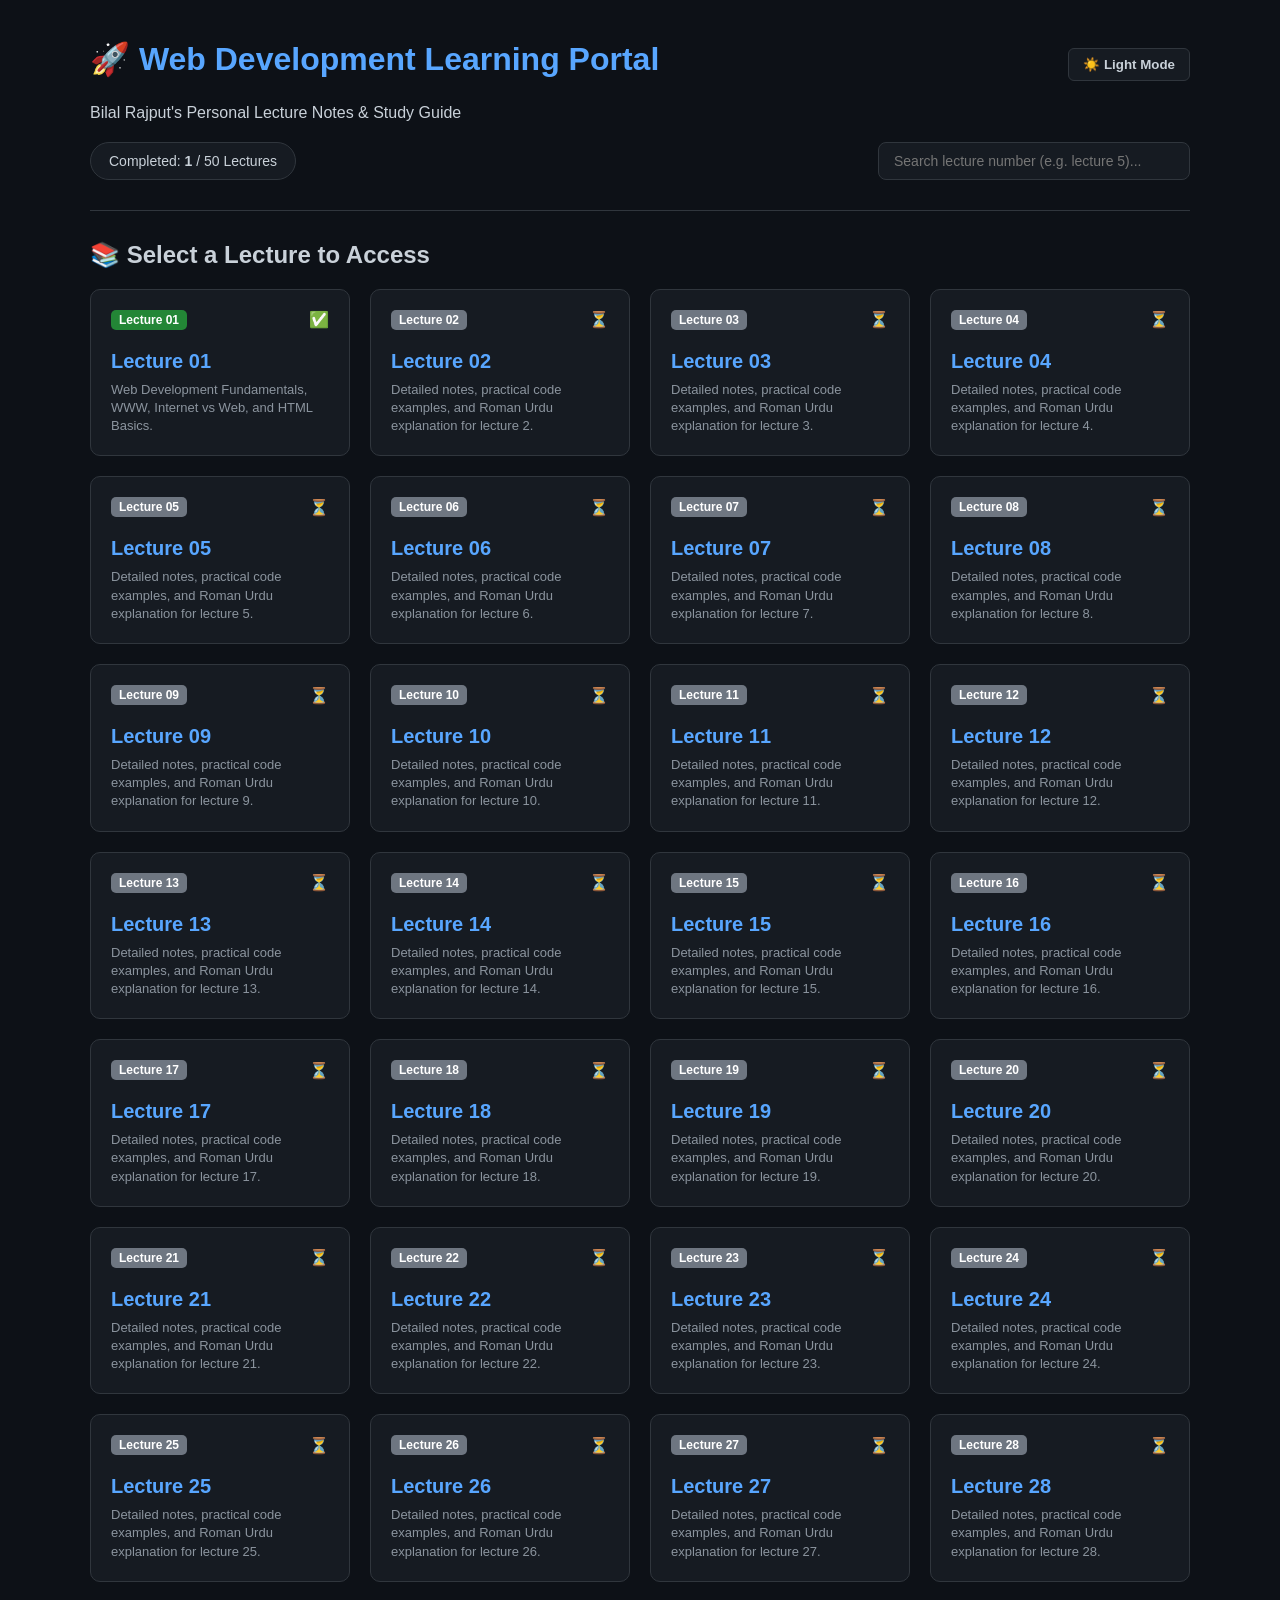
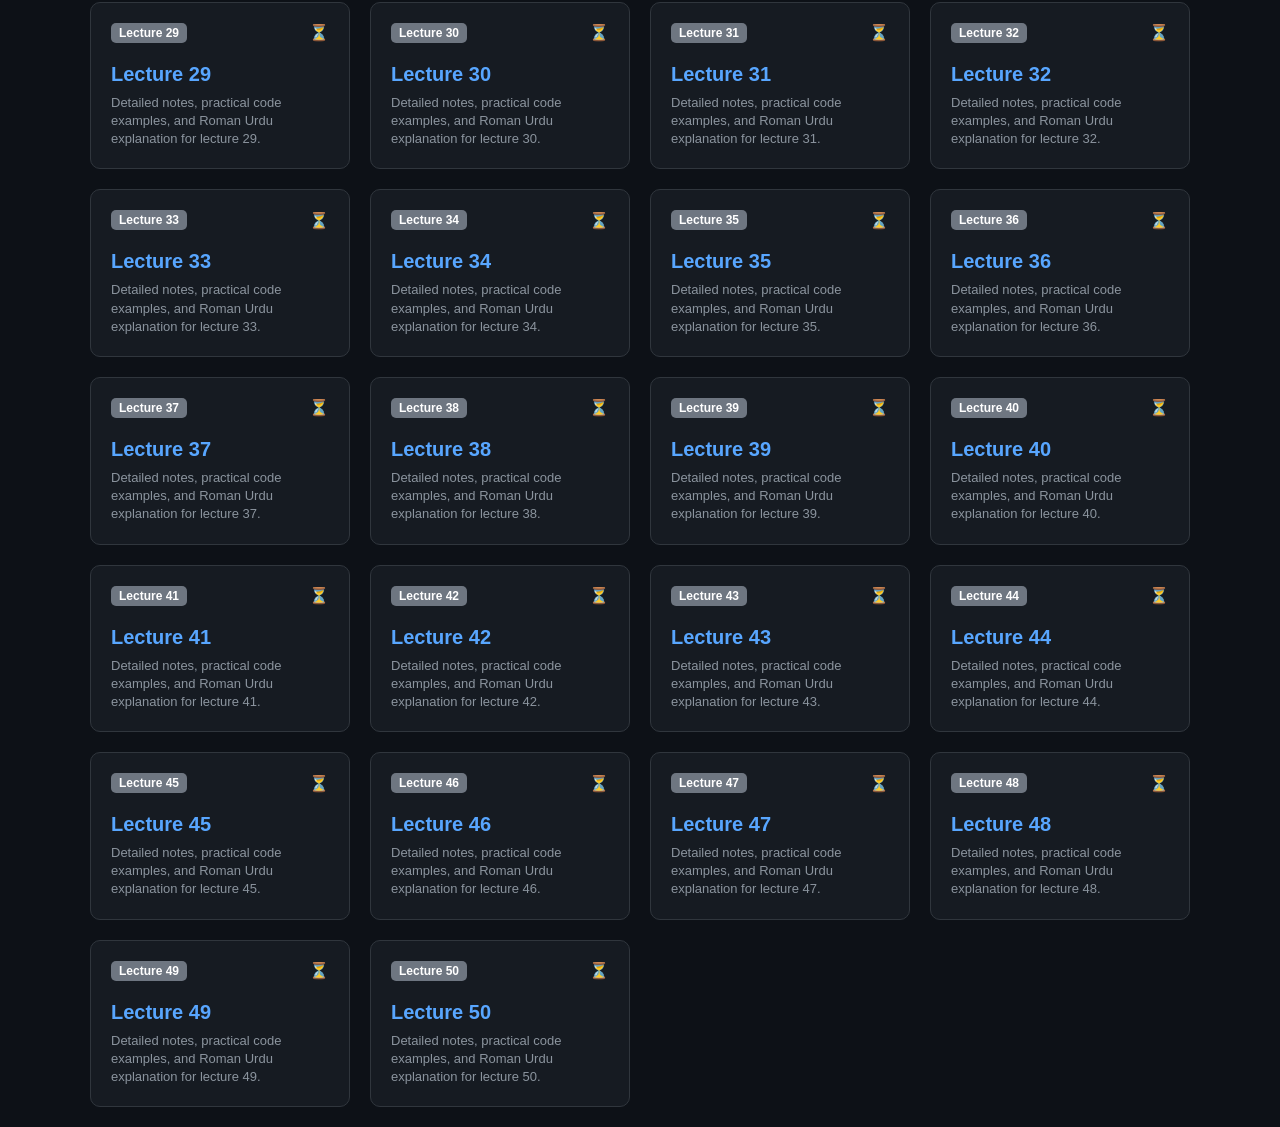
<file: index.html>
<!DOCTYPE html>
<html lang="en" data-theme="dark">
<head>
    <meta charset="UTF-8">
    <meta name="viewport" content="width=device-width, initial-scale=1.0">
    <title>Web Development Course Portal - Bilal Rajput</title>
    <link rel="stylesheet" href="style.css">
</head>
<body>

<div class="container">
    <header>
        <div class="header-top">
            <h1>🚀 Web Development Learning Portal</h1>
            <button class="theme-toggle" id="themeToggleBtn">☀️ Light Mode</button>
        </div>
        <p>Bilal Rajput's Personal Lecture Notes & Study Guide</p>
        
        <div class="controls-bar">
            <div class="stats">
                Completed: <strong id="completedCount">1</strong> / 50 Lectures
            </div>
            <div class="search-box">
                <input type="text" id="searchInput" placeholder="Search lecture number (e.g. lecture 5)...">
            </div>
        </div>
    </header>

    <main>
        <h2>📚 Select a Lecture to Access</h2>
        <div class="lecture-grid" id="lectureGrid">
            
            <!-- Lecture 01 (Active) -->
            <a href="lec-1.html" class="card" data-title="lecture 1 web fundamentals html basics">
                <div class="card-header">
                    <span class="card-tag completed">Lecture 01</span>
                    <span class="status-icon">✅</span>
                </div>
                <h3>Lecture 01</h3>
                <p>Web Development Fundamentals, WWW, Internet vs Web, and HTML Basics.</p>
            </a>

            <!-- Lectures 02 to 50 Generated Automatically via HTML Links -->
            <script>
                for (let i = 2; i <= 50; i++) {
                    let numStr = i < 10 ? '0' + i : i;
                    document.write(`
                        <a href="lec-${i}.html" class="card upcoming-card" data-title="lecture ${i}" data-lecture-name="Lecture ${numStr}">
                            <div class="card-header">
                                <span class="card-tag upcoming">Lecture ${numStr}</span>
                                <span class="status-icon">⏳</span>
                            </div>
                            <h3>Lecture ${numStr}</h3>
                            <p>Detailed notes, practical code examples, and Roman Urdu explanation for lecture ${i}.</p>
                        </a>
                    `);
                }
            </script>

        </div>
    </main>
</div>

<script src="script.js"></script>
</body>
</html>
</file>
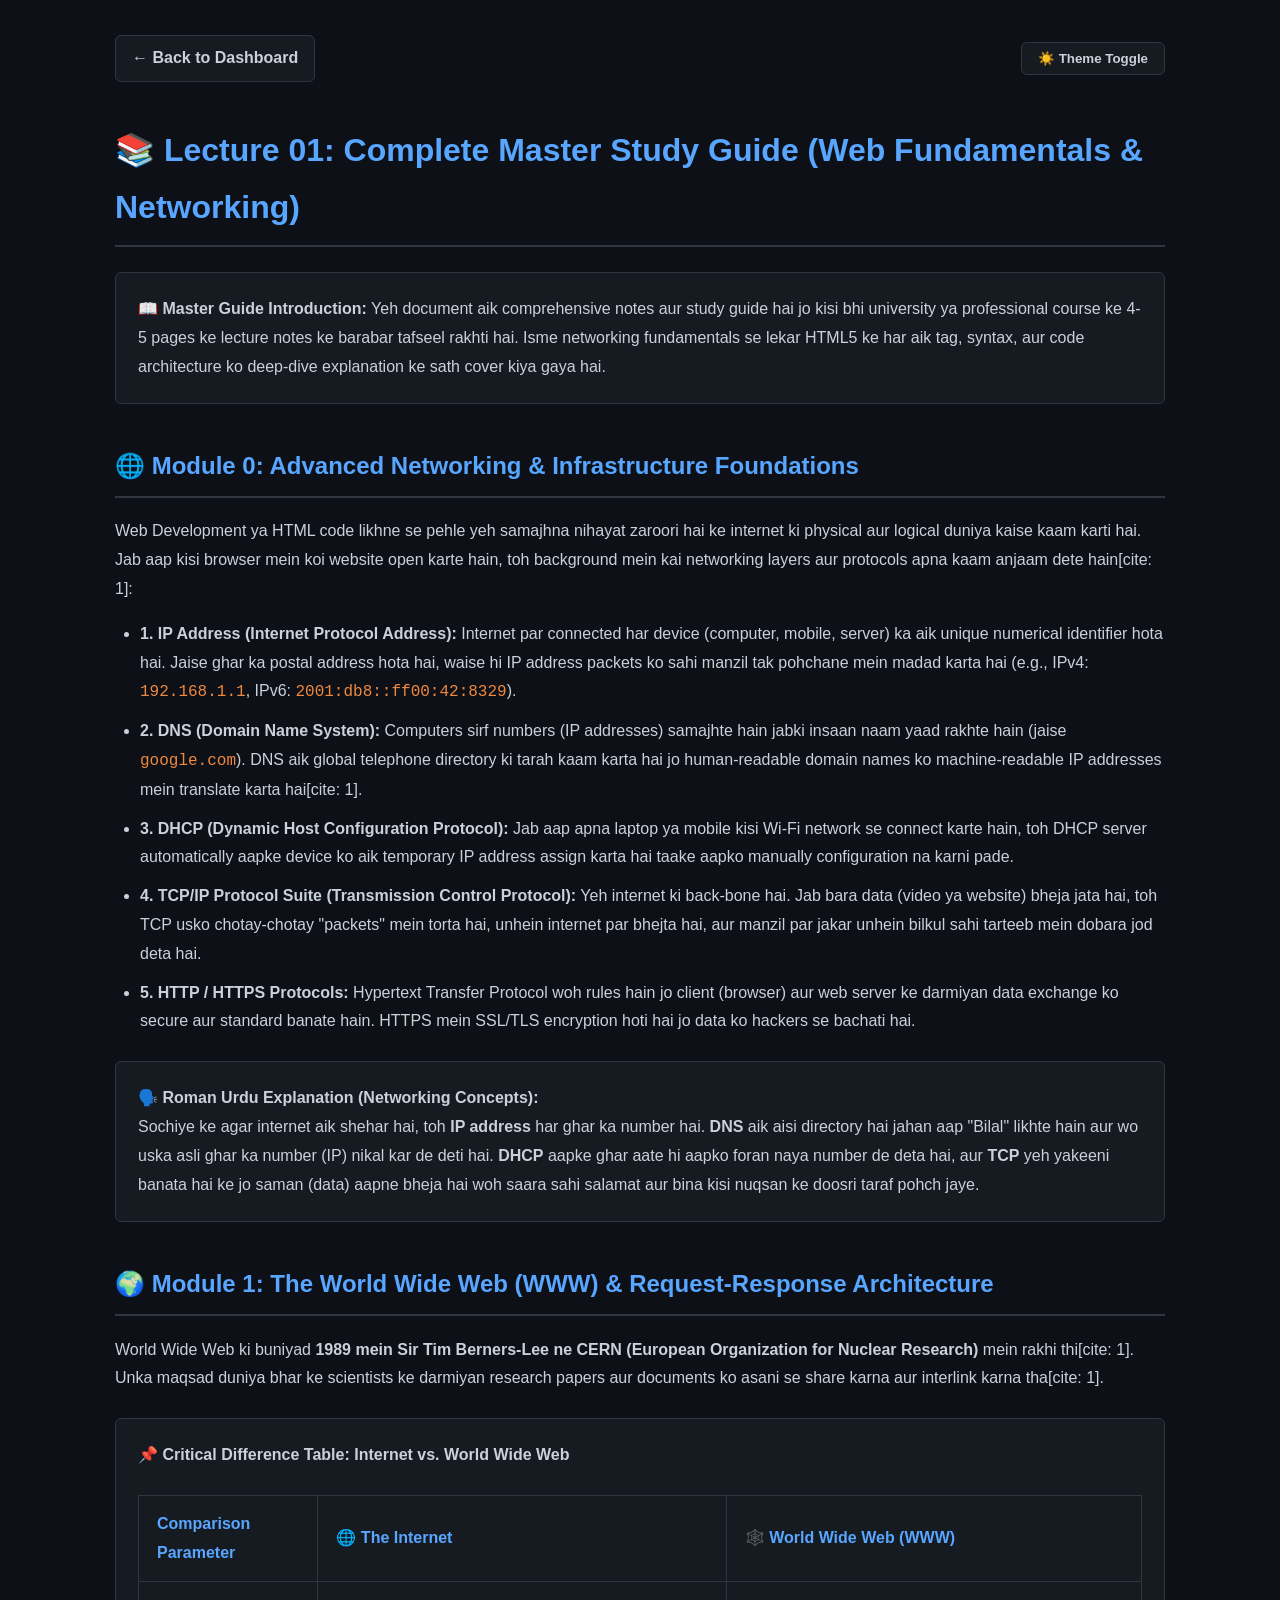
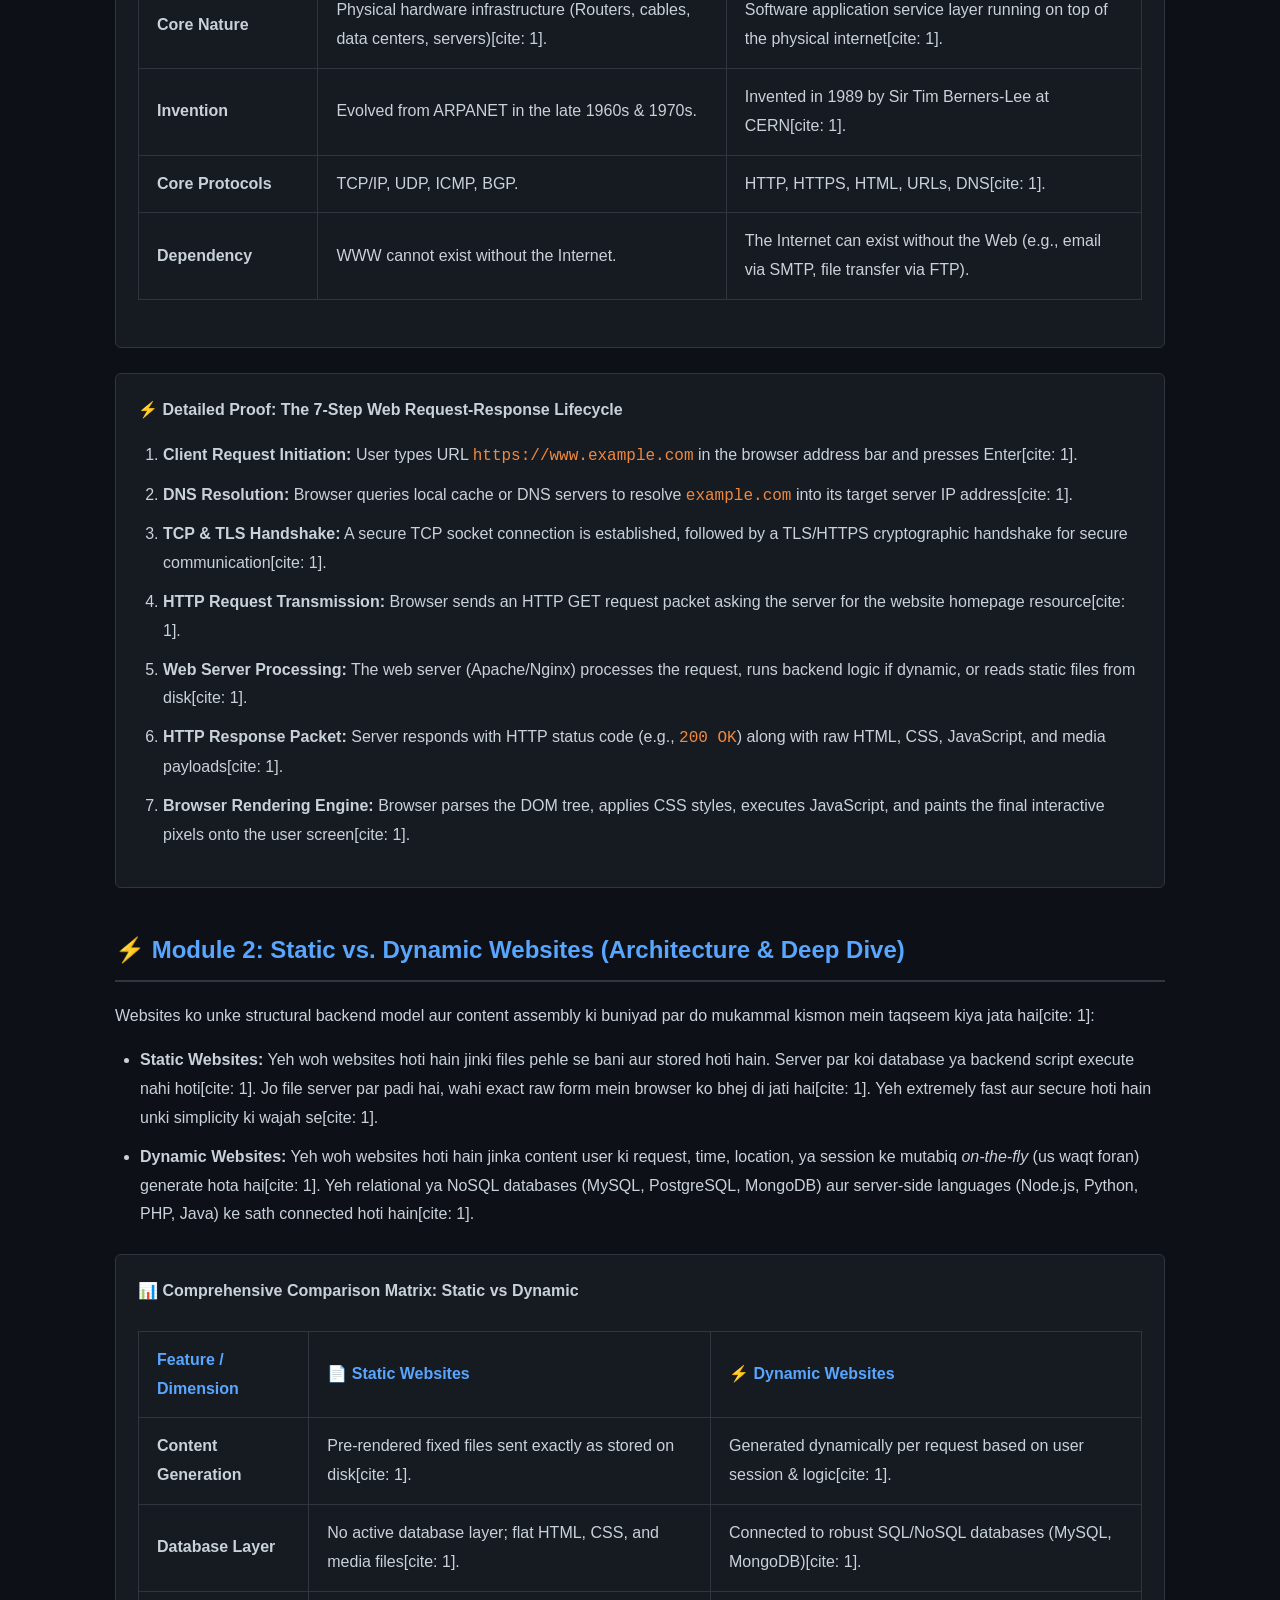
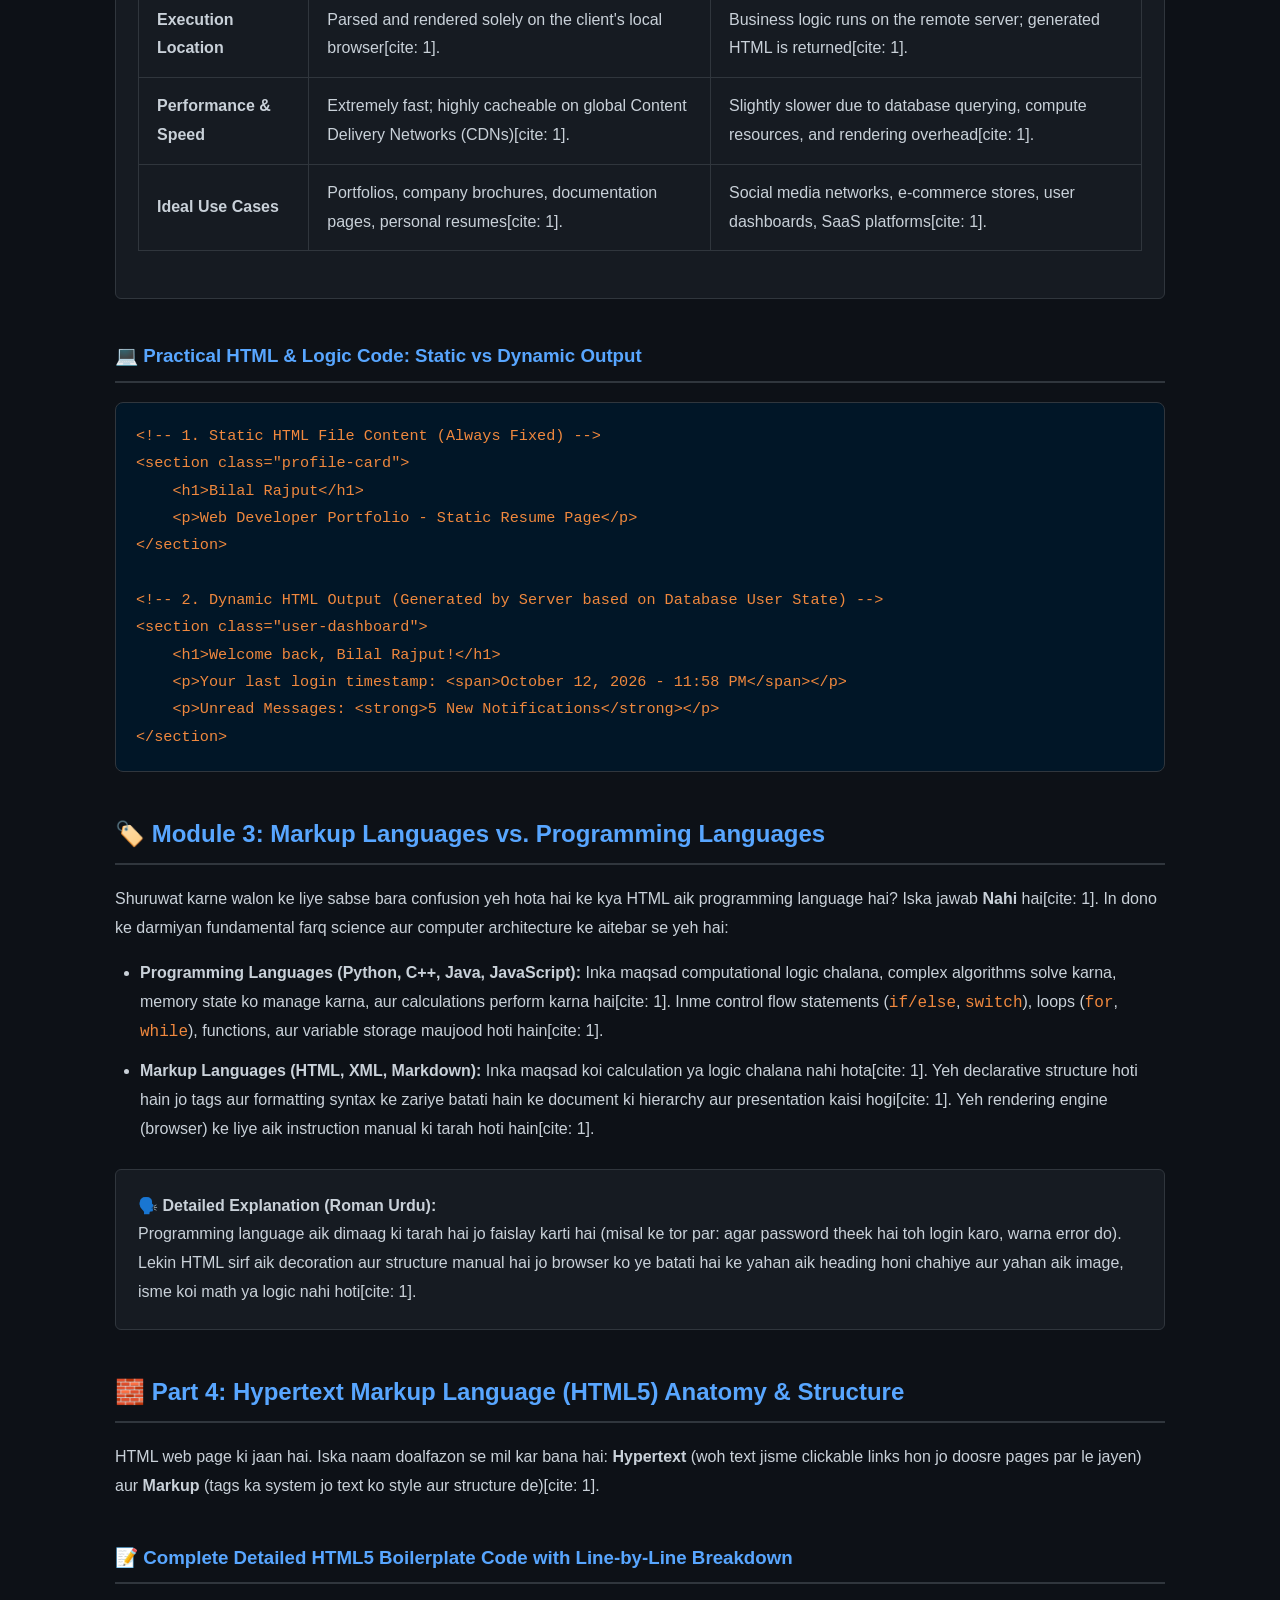
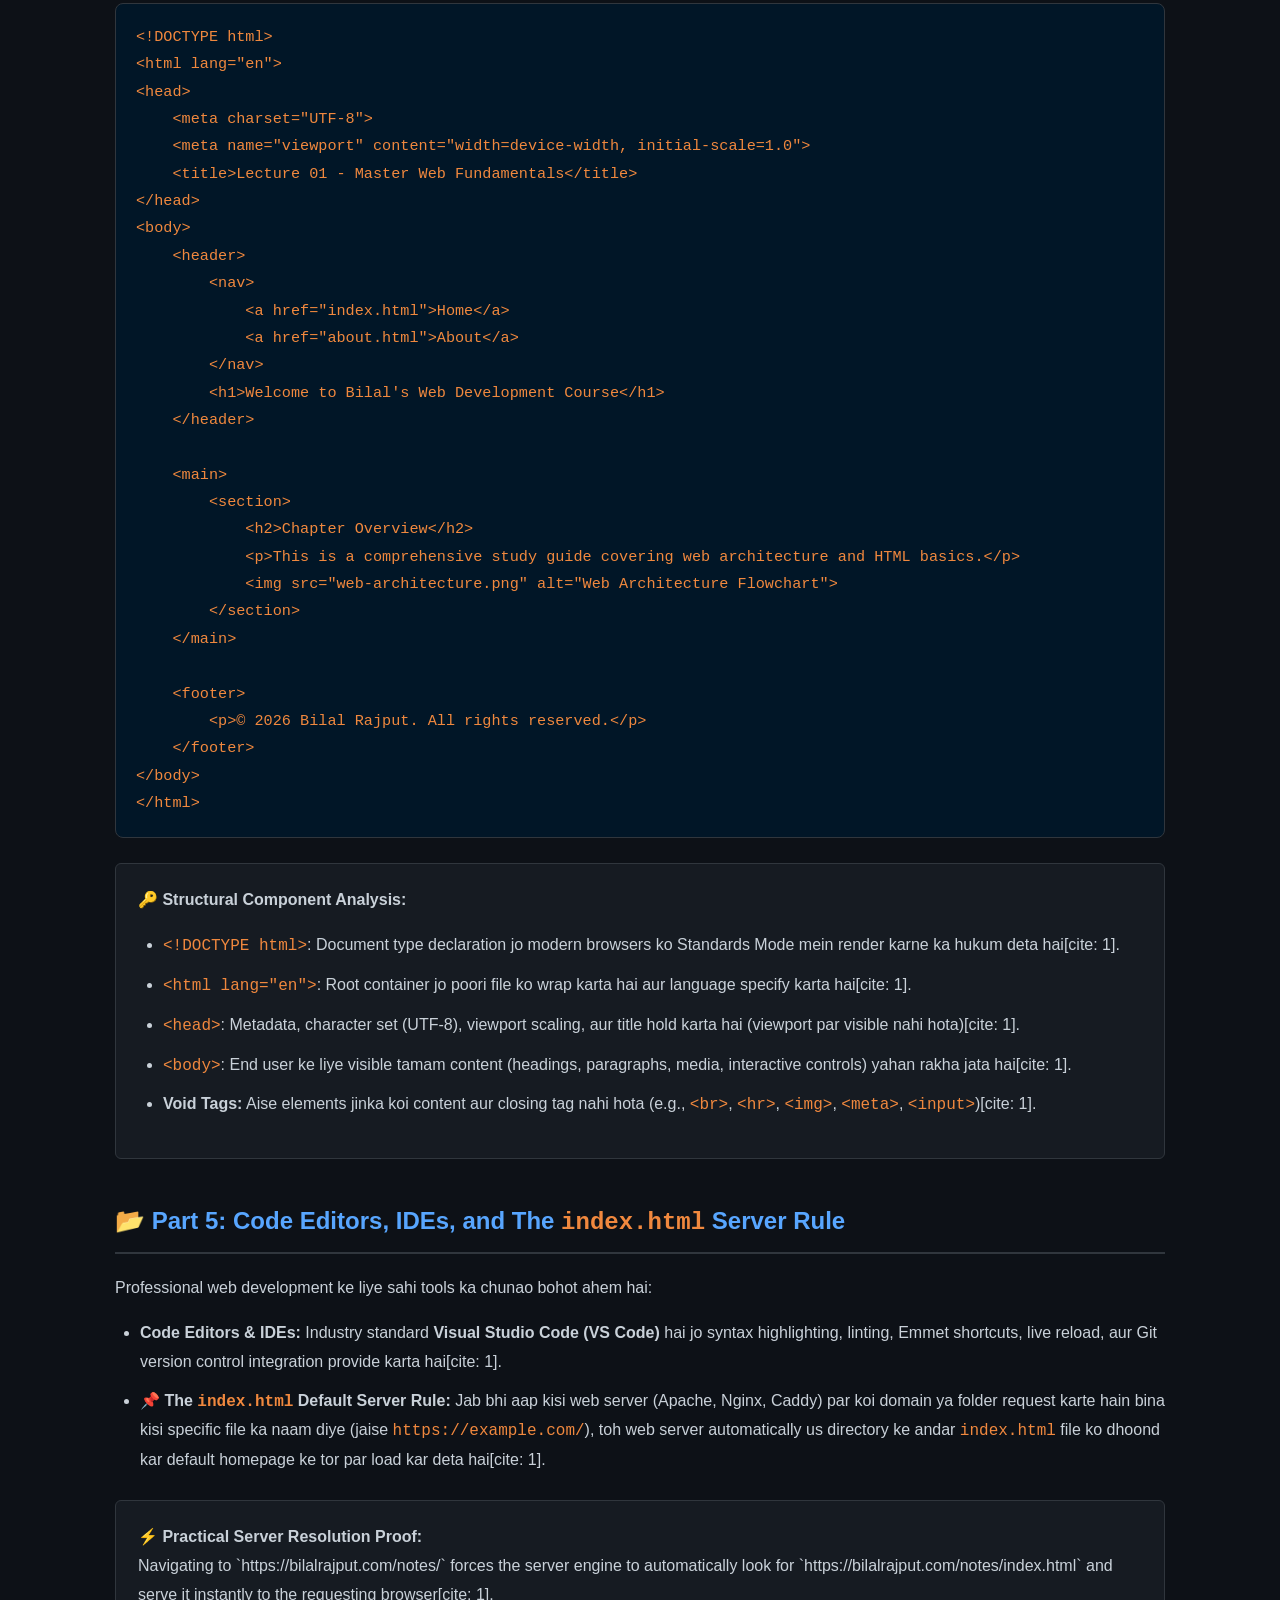
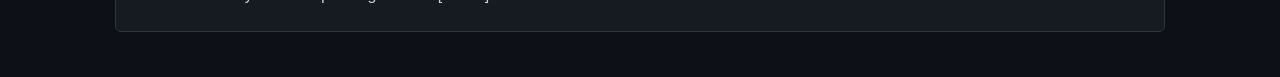
<file: lec-1.html>
<!DOCTYPE html>
<html lang="en" data-theme="dark">
<head>
    <meta charset="UTF-8">
    <meta name="viewport" content="width=device-width, initial-scale=1.0">
    <title>Lecture 01 - Master Comprehensive Study Guide (4-5 Pages Detailed)</title>
    <link rel="stylesheet" href="style.css">
    <style>
        body { max-width: 1050px; margin: 0 auto; padding: 35px; font-family: 'Segoe UI', Tahoma, Geneva, Verdana, sans-serif; line-height: 1.8; }
        .top-nav { display: flex; justify-content: space-between; margin-bottom: 25px; align-items: center; }
        .back-btn { padding: 8px 16px; background: var(--card-bg); border: 1px solid var(--border-color); border-radius: 6px; color: var(--text-color); font-weight: bold; text-decoration: none; }
        h1, h2, h3, h4 { color: var(--accent-color); border-bottom: 2px solid var(--border-color); padding-bottom: 8px; margin-top: 40px; }
        .highlight-box { background-color: var(--card-bg); border-left: 6px solid var(--accent-color); padding: 22px; margin: 25px 0; border-radius: 6px; border: 1px solid var(--border-color); }
        .urdu-box { background-color: var(--card-bg); border-left: 6px solid #238636; padding: 22px; margin: 25px 0; border-radius: 6px; border: 1px solid var(--border-color); }
        .proof-box { background-color: var(--card-bg); border-left: 6px solid #d29922; padding: 22px; margin: 25px 0; border-radius: 6px; border: 1px solid var(--border-color); }
        pre { background-color: #011627; color: #e6edf3; padding: 20px; border-radius: 8px; overflow-x: auto; border: 1px solid var(--border-color); font-family: Consolas, monospace; font-size: 0.95rem; }
        code { color: #f0883e; font-family: Consolas, monospace; }
        table { width: 100%; border-collapse: collapse; margin: 25px 0; }
        th, td { padding: 14px 18px; border: 1px solid var(--border-color); text-align: left; }
        th { background-color: var(--card-bg); color: var(--accent-color); }
        ul, ol { padding-left: 25px; }
        li { margin-bottom: 10px; }
    </style>
</head>
<body>

<div class="top-nav">
    <a href="index.html" class="back-btn">← Back to Dashboard</a>
    <button onclick="toggleTheme()" class="back-btn" id="themeBtn">☀️ Theme Toggle</button>
</div>

<h1>📚 Lecture 01: Complete Master Study Guide (Web Fundamentals & Networking)</h1>

<div class="highlight-box">
    <strong>📖 Master Guide Introduction:</strong> Yeh document aik comprehensive notes aur study guide hai jo kisi bhi university ya professional course ke 4-5 pages ke lecture notes ke barabar tafseel rakhti hai. Isme networking fundamentals se lekar HTML5 ke har aik tag, syntax, aur code architecture ko deep-dive explanation ke sath cover kiya gaya hai.
</div>


<!-- ================= MODULE 0: NETWORKING BASICS ================= -->
<h2>🌐 Module 0: Advanced Networking & Infrastructure Foundations</h2>
<p>Web Development ya HTML code likhne se pehle yeh samajhna nihayat zaroori hai ke internet ki physical aur logical duniya kaise kaam karti hai. Jab aap kisi browser mein koi website open karte hain, toh background mein kai networking layers aur protocols apna kaam anjaam dete hain[cite: 1]:</p>

<ul>
    <li><strong>1. IP Address (Internet Protocol Address):</strong> Internet par connected har device (computer, mobile, server) ka aik unique numerical identifier hota hai. Jaise ghar ka postal address hota hai, waise hi IP address packets ko sahi manzil tak pohchane mein madad karta hai (e.g., IPv4: <code>192.168.1.1</code>, IPv6: <code>2001:db8::ff00:42:8329</code>).</li>
    <li><strong>2. DNS (Domain Name System):</strong> Computers sirf numbers (IP addresses) samajhte hain jabki insaan naam yaad rakhte hain (jaise <code>google.com</code>). DNS aik global telephone directory ki tarah kaam karta hai jo human-readable domain names ko machine-readable IP addresses mein translate karta hai[cite: 1].</li>
    <li><strong>3. DHCP (Dynamic Host Configuration Protocol):</strong> Jab aap apna laptop ya mobile kisi Wi-Fi network se connect karte hain, toh DHCP server automatically aapke device ko aik temporary IP address assign karta hai taake aapko manually configuration na karni pade.</li>
    <li><strong>4. TCP/IP Protocol Suite (Transmission Control Protocol):</strong> Yeh internet ki back-bone hai. Jab bara data (video ya website) bheja jata hai, toh TCP usko chotay-chotay "packets" mein torta hai, unhein internet par bhejta hai, aur manzil par jakar unhein bilkul sahi tarteeb mein dobara jod deta hai.</li>
    <li><strong>5. HTTP / HTTPS Protocols:</strong> Hypertext Transfer Protocol woh rules hain jo client (browser) aur web server ke darmiyan data exchange ko secure aur standard banate hain. HTTPS mein SSL/TLS encryption hoti hai jo data ko hackers se bachati hai.</li>
</ul>

<div class="urdu-box">
    <strong>🗣️ Roman Urdu Explanation (Networking Concepts):</strong><br>
    Sochiye ke agar internet aik shehar hai, toh <strong>IP address</strong> har ghar ka number hai. <strong>DNS</strong> aik aisi directory hai jahan aap "Bilal" likhte hain aur wo uska asli ghar ka number (IP) nikal kar de deti hai. <strong>DHCP</strong> aapke ghar aate hi aapko foran naya number de deta hai, aur <strong>TCP</strong> yeh yakeeni banata hai ke jo saman (data) aapne bheja hai woh saara sahi salamat aur bina kisi nuqsan ke doosri taraf pohch jaye.
</div>


<!-- ================= MODULE 1: WWW & ARCHITECTURE ================= -->
<h2>🌍 Module 1: The World Wide Web (WWW) & Request-Response Architecture</h2>
<p>World Wide Web ki buniyad <strong>1989 mein Sir Tim Berners-Lee ne CERN (European Organization for Nuclear Research)</strong> mein rakhi thi[cite: 1]. Unka maqsad duniya bhar ke scientists ke darmiyan research papers aur documents ko asani se share karna aur interlink karna tha[cite: 1].</p>

<div class="highlight-box">
    <strong>📌 Critical Difference Table: Internet vs. World Wide Web</strong>
    <table>
        <tr>
            <th>Comparison Parameter</th>
            <th>🌐 The Internet</th>
            <th>🕸️ World Wide Web (WWW)</th>
        </tr>
        <tr>
            <td><strong>Core Nature</strong></td>
            <td>Physical hardware infrastructure (Routers, cables, data centers, servers)[cite: 1].</td>
            <td>Software application service layer running on top of the physical internet[cite: 1].</td>
        </tr>
        <tr>
            <td><strong>Invention</strong></td>
            <td>Evolved from ARPANET in the late 1960s & 1970s.</td>
            <td>Invented in 1989 by Sir Tim Berners-Lee at CERN[cite: 1].</td>
        </tr>
        <tr>
            <td><strong>Core Protocols</strong></td>
            <td>TCP/IP, UDP, ICMP, BGP.</td>
            <td>HTTP, HTTPS, HTML, URLs, DNS[cite: 1].</td>
        </tr>
        <tr>
            <td><strong>Dependency</strong></td>
            <td>WWW cannot exist without the Internet.</td>
            <td>The Internet can exist without the Web (e.g., email via SMTP, file transfer via FTP).</td>
        </tr>
    </table>
</div>

<div class="proof-box">
    <strong>⚡ Detailed Proof: The 7-Step Web Request-Response Lifecycle</strong>
    <ol>
        <li><strong>Client Request Initiation:</strong> User types URL <code>https://www.example.com</code> in the browser address bar and presses Enter[cite: 1].</li>
        <li><strong>DNS Resolution:</strong> Browser queries local cache or DNS servers to resolve <code>example.com</code> into its target server IP address[cite: 1].</li>
        <li><strong>TCP & TLS Handshake:</strong> A secure TCP socket connection is established, followed by a TLS/HTTPS cryptographic handshake for secure communication[cite: 1].</li>
        <li><strong>HTTP Request Transmission:</strong> Browser sends an HTTP GET request packet asking the server for the website homepage resource[cite: 1].</li>
        <li><strong>Web Server Processing:</strong> The web server (Apache/Nginx) processes the request, runs backend logic if dynamic, or reads static files from disk[cite: 1].</li>
        <li><strong>HTTP Response Packet:</strong> Server responds with HTTP status code (e.g., <code>200 OK</code>) along with raw HTML, CSS, JavaScript, and media payloads[cite: 1].</li>
        <li><strong>Browser Rendering Engine:</strong> Browser parses the DOM tree, applies CSS styles, executes JavaScript, and paints the final interactive pixels onto the user screen[cite: 1].</li>
    </ol>
</div>


<!-- ================= MODULE 2: STATIC VS DYNAMIC ================= -->
<h2>⚡ Module 2: Static vs. Dynamic Websites (Architecture & Deep Dive)</h2>
<p>Websites ko unke structural backend model aur content assembly ki buniyad par do mukammal kismon mein taqseem kiya jata hai[cite: 1]:</p>

<ul>
    <li><strong>Static Websites:</strong> Yeh woh websites hoti hain jinki files pehle se bani aur stored hoti hain. Server par koi database ya backend script execute nahi hoti[cite: 1]. Jo file server par padi hai, wahi exact raw form mein browser ko bhej di jati hai[cite: 1]. Yeh extremely fast aur secure hoti hain unki simplicity ki wajah se[cite: 1].</li>
    <li><strong>Dynamic Websites:</strong> Yeh woh websites hoti hain jinka content user ki request, time, location, ya session ke mutabiq <em>on-the-fly</em> (us waqt foran) generate hota hai[cite: 1]. Yeh relational ya NoSQL databases (MySQL, PostgreSQL, MongoDB) aur server-side languages (Node.js, Python, PHP, Java) ke sath connected hoti hain[cite: 1].</li>
</ul>

<div class="highlight-box">
    <strong>📊 Comprehensive Comparison Matrix: Static vs Dynamic</strong>
    <table>
        <tr>
            <th>Feature / Dimension</th>
            <th>📄 Static Websites</th>
            <th>⚡ Dynamic Websites</th>
        </tr>
        <tr>
            <td><strong>Content Generation</strong></td>
            <td>Pre-rendered fixed files sent exactly as stored on disk[cite: 1].</td>
            <td>Generated dynamically per request based on user session & logic[cite: 1].</td>
        </tr>
        <tr>
            <td><strong>Database Layer</strong></td>
            <td>No active database layer; flat HTML, CSS, and media files[cite: 1].</td>
            <td>Connected to robust SQL/NoSQL databases (MySQL, MongoDB)[cite: 1].</td>
        </tr>
        <tr>
            <td><strong>Execution Location</strong></td>
            <td>Parsed and rendered solely on the client's local browser[cite: 1].</td>
            <td>Business logic runs on the remote server; generated HTML is returned[cite: 1].</td>
        </tr>
        <tr>
            <td><strong>Performance & Speed</strong></td>
            <td>Extremely fast; highly cacheable on global Content Delivery Networks (CDNs)[cite: 1].</td>
            <td>Slightly slower due to database querying, compute resources, and rendering overhead[cite: 1].</td>
        </tr>
        <tr>
            <td><strong>Ideal Use Cases</strong></td>
            <td>Portfolios, company brochures, documentation pages, personal resumes[cite: 1].</td>
            <td>Social media networks, e-commerce stores, user dashboards, SaaS platforms[cite: 1].</td>
        </tr>
    </table>
</div>

<h3>💻 Practical HTML & Logic Code: Static vs Dynamic Output</h3>
<pre><code>&lt;!-- 1. Static HTML File Content (Always Fixed) --&gt;
&lt;section class="profile-card"&gt;
    &lt;h1&gt;Bilal Rajput&lt;/h1&gt;
    &lt;p&gt;Web Developer Portfolio - Static Resume Page&lt;/p&gt;
&lt;/section&gt;

&lt;!-- 2. Dynamic HTML Output (Generated by Server based on Database User State) --&gt;
&lt;section class="user-dashboard"&gt;
    &lt;h1&gt;Welcome back, Bilal Rajput!&lt;/h1&gt;
    &lt;p&gt;Your last login timestamp: &lt;span&gt;October 12, 2026 - 11:58 PM&lt;/span&gt;&lt;/p&gt;
    &lt;p&gt;Unread Messages: &lt;strong&gt;5 New Notifications&lt;/strong&gt;&lt;/p&gt;
&lt;/section&gt;</code></pre>


<!-- ================= MODULE 3: MARKUP VS PROGRAMMING ================= -->
<h2>🏷️ Module 3: Markup Languages vs. Programming Languages</h2>
<p>Shuruwat karne walon ke liye sabse bara confusion yeh hota hai ke kya HTML aik programming language hai? Iska jawab <strong>Nahi</strong> hai[cite: 1]. In dono ke darmiyan fundamental farq science aur computer architecture ke aitebar se yeh hai:</p>

<ul>
    <li><strong>Programming Languages (Python, C++, Java, JavaScript):</strong> Inka maqsad computational logic chalana, complex algorithms solve karna, memory state ko manage karna, aur calculations perform karna hai[cite: 1]. Inme control flow statements (<code>if/else</code>, <code>switch</code>), loops (<code>for</code>, <code>while</code>), functions, aur variable storage maujood hoti hain[cite: 1].</li>
    <li><strong>Markup Languages (HTML, XML, Markdown):</strong> Inka maqsad koi calculation ya logic chalana nahi hota[cite: 1]. Yeh declarative structure hoti hain jo tags aur formatting syntax ke zariye batati hain ke document ki hierarchy aur presentation kaisi hogi[cite: 1]. Yeh rendering engine (browser) ke liye aik instruction manual ki tarah hoti hain[cite: 1].</li>
</ul>

<div class="urdu-box">
    <strong>🗣️ Detailed Explanation (Roman Urdu):</strong><br>
    Programming language aik dimaag ki tarah hai jo faislay karti hai (misal ke tor par: agar password theek hai toh login karo, warna error do). Lekin HTML sirf aik decoration aur structure manual hai jo browser ko ye batati hai ke yahan aik heading honi chahiye aur yahan aik image, isme koi math ya logic nahi hoti[cite: 1].
</div>


<!-- ================= MODULE 4: HTML ANATOMY & CODE ================= -->
<h2>🧱 Part 4: Hypertext Markup Language (HTML5) Anatomy & Structure</h2>
<p>HTML web page ki jaan hai. Iska naam doalfazon se mil kar bana hai: <strong>Hypertext</strong> (woh text jisme clickable links hon jo doosre pages par le jayen) aur <strong>Markup</strong> (tags ka system jo text ko style aur structure de)[cite: 1].</p>

<h3>📝 Complete Detailed HTML5 Boilerplate Code with Line-by-Line Breakdown</h3>
<pre><code>&lt;!DOCTYPE html&gt;
&lt;html lang="en"&gt;
&lt;head&gt;
    &lt;meta charset="UTF-8"&gt;
    &lt;meta name="viewport" content="width=device-width, initial-scale=1.0"&gt;
    &lt;title&gt;Lecture 01 - Master Web Fundamentals&lt;/title&gt;
&lt;/head&gt;
&lt;body&gt;
    &lt;header&gt;
        &lt;nav&gt;
            &lt;a href="index.html"&gt;Home&lt;/a&gt;
            &lt;a href="about.html"&gt;About&lt;/a&gt;
        &lt;/nav&gt;
        &lt;h1&gt;Welcome to Bilal's Web Development Course&lt;/h1&gt;
    &lt;/header&gt;
    
    &lt;main&gt;
        &lt;section&gt;
            &lt;h2&gt;Chapter Overview&lt;/h2&gt;
            &lt;p&gt;This is a comprehensive study guide covering web architecture and HTML basics.&lt;/p&gt;
            &lt;img src="web-architecture.png" alt="Web Architecture Flowchart"&gt;
        &lt;/section&gt;
    &lt;/main&gt;

    &lt;footer&gt;
        &lt;p&gt;&copy; 2026 Bilal Rajput. All rights reserved.&lt;/p&gt;
    &lt;/footer&gt;
&lt;/body&gt;
&lt;/html&gt;</code></pre>

<div class="highlight-box">
    <strong>🔑 Structural Component Analysis:</strong>
    <ul>
        <li><code>&lt;!DOCTYPE html&gt;</code>: Document type declaration jo modern browsers ko Standards Mode mein render karne ka hukum deta hai[cite: 1].</li>
        <li><code>&lt;html lang="en"&gt;</code>: Root container jo poori file ko wrap karta hai aur language specify karta hai[cite: 1].</li>
        <li><code>&lt;head&gt;</code>: Metadata, character set (UTF-8), viewport scaling, aur title hold karta hai (viewport par visible nahi hota)[cite: 1].</li>
        <li><code>&lt;body&gt;</code>: End user ke liye visible tamam content (headings, paragraphs, media, interactive controls) yahan rakha jata hai[cite: 1].</li>
        <li><strong>Void Tags:</strong> Aise elements jinka koi content aur closing tag nahi hota (e.g., <code>&lt;br&gt;</code>, <code>&lt;hr&gt;</code>, <code>&lt;img&gt;</code>, <code>&lt;meta&gt;</code>, <code>&lt;input&gt;</code>)[cite: 1].</li>
    </ul>
</div>


<!-- ================= MODULE 5: EDITORS & SERVER ================= -->
<h2>📂 Part 5: Code Editors, IDEs, and The <code>index.html</code> Server Rule</h2>
<p>Professional web development ke liye sahi tools ka chunao bohot ahem hai:</p>

<ul>
    <li><strong>Code Editors & IDEs:</strong> Industry standard <strong>Visual Studio Code (VS Code)</strong> hai jo syntax highlighting, linting, Emmet shortcuts, live reload, aur Git version control integration provide karta hai[cite: 1].</li>
    <li>📌 <strong>The <code>index.html</code> Default Server Rule:</strong> Jab bhi aap kisi web server (Apache, Nginx, Caddy) par koi domain ya folder request karte hain bina kisi specific file ka naam diye (jaise <code>https://example.com/</code>), toh web server automatically us directory ke andar <code>index.html</code> file ko dhoond kar default homepage ke tor par load kar deta hai[cite: 1].</li>
</ul>

<div class="proof-box">
    <strong>⚡ Practical Server Resolution Proof:</strong><br>
    Navigating to `https://bilalrajput.com/notes/` forces the server engine to automatically look for `https://bilalrajput.com/notes/index.html` and serve it instantly to the requesting browser[cite: 1].
</div>

<script>
    function toggleTheme() {
        const html = document.documentElement;
        const current = html.getAttribute('data-theme');
        html.setAttribute('data-theme', current === 'dark' ? 'light' : 'dark');
    }
</script>
</body>
</html>
</file>
<file: style.css>
:root {
    --bg-color: #0d1117;
    --card-bg: #161b22;
    --border-color: #30363d;
    --text-color: #c9d1d9;
    --text-muted: #8b949e;
    --accent-color: #58a6ff;
    --success-color: #238636;
    --upcoming-color: #6e7681;
}

[data-theme="light"] {
    --bg-color: #f6f8fa;
    --card-bg: #ffffff;
    --border-color: #d0d7de;
    --text-color: #24292f;
    --text-muted: #57606a;
    --accent-color: #0969da;
    --success-color: #1f883d;
    --upcoming-color: #8c959f;
}

body {
    font-family: 'Segoe UI', Tahoma, Geneva, Verdana, sans-serif;
    background-color: var(--bg-color);
    color: var(--text-color);
    margin: 0;
    padding: 20px;
    transition: background 0.3s, color 0.3s;
}

.container {
    max-width: 1100px;
    margin: 0 auto;
}

header {
    padding: 20px 0 30px 0;
    border-bottom: 1px solid var(--border-color);
    margin-bottom: 30px;
}

.header-top {
    display: flex;
    justify-content: space-between;
    align-items: center;
}

h1 {
    color: var(--accent-color);
    margin: 0 0 10px 0;
}

.theme-toggle {
    background-color: var(--card-bg);
    color: var(--text-color);
    border: 1px solid var(--border-color);
    padding: 8px 14px;
    border-radius: 6px;
    cursor: pointer;
    font-weight: bold;
}

.controls-bar {
    display: flex;
    justify-content: space-between;
    align-items: center;
    margin-top: 20px;
    gap: 15px;
    flex-wrap: wrap;
}

.stats {
    background-color: var(--card-bg);
    padding: 10px 18px;
    border-radius: 20px;
    border: 1px solid var(--border-color);
    font-size: 14px;
}

.search-box input {
    background-color: var(--card-bg);
    color: var(--text-color);
    border: 1px solid var(--border-color);
    padding: 10px 15px;
    border-radius: 8px;
    width: 280px;
    font-size: 14px;
}

.lecture-grid {
    display: grid;
    grid-template-columns: repeat(auto-fill, minmax(220px, 1fr));
    gap: 20px;
}

.card {
    background-color: var(--card-bg);
    border: 1px solid var(--border-color);
    border-radius: 10px;
    padding: 20px;
    transition: transform 0.2s, border-color 0.2s;
    text-decoration: none;
    color: inherit;
    display: flex;
    flex-direction: column;
    justify-content: space-between;
}

.card:hover {
    transform: translateY(-4px);
    border-color: var(--accent-color);
}

.card-header {
    display: flex;
    justify-content: space-between;
    align-items: center;
    margin-bottom: 10px;
}

.card-tag {
    color: white;
    padding: 3px 8px;
    border-radius: 5px;
    font-size: 12px;
    font-weight: bold;
}

.card-tag.completed { background-color: var(--success-color); }
.card-tag.upcoming { background-color: var(--upcoming-color); }

.card h3 {
    margin: 10px 0 8px 0;
    font-size: 20px;
    color: var(--accent-color);
}

.card p {
    font-size: 13px;
    color: var(--text-muted);
    margin: 0;
    line-height: 1.4;
}
</file>
